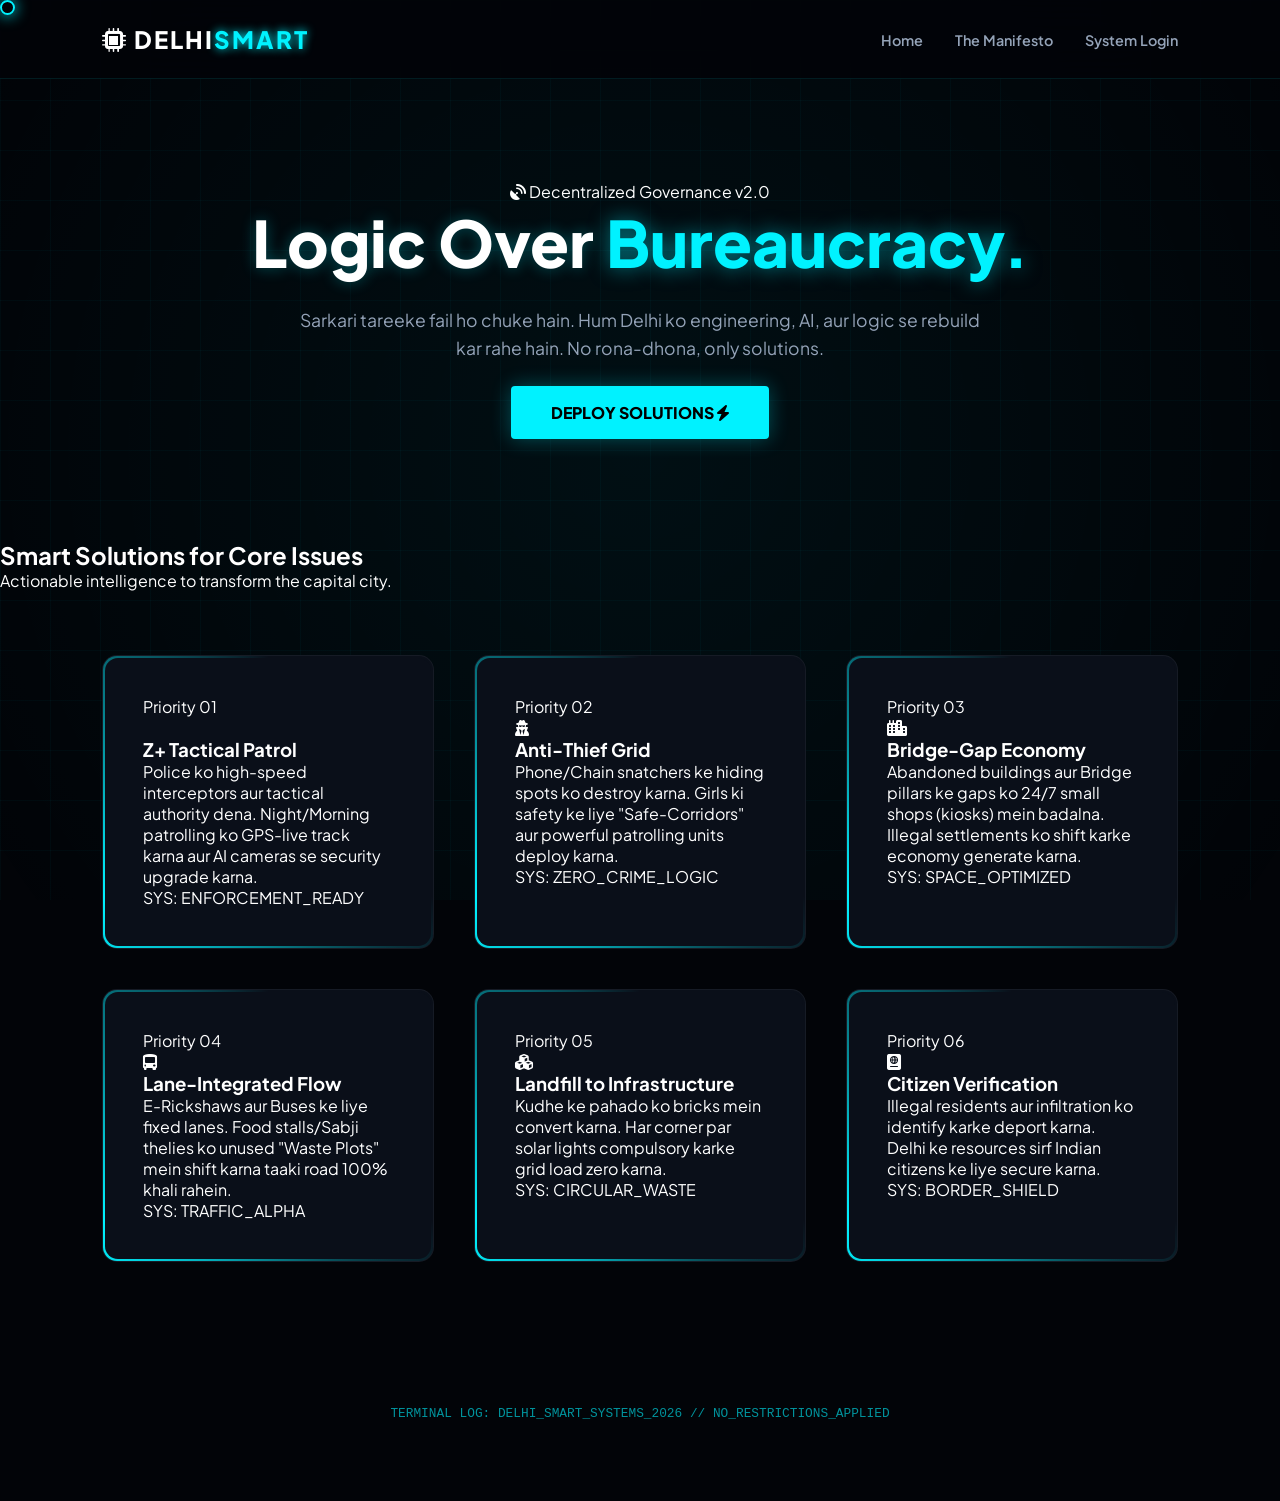
<file: delhi.help/index.html>
<!DOCTYPE html>
<html lang="en">
<head>
    <meta charset="UTF-8">
    <meta name="viewport" content="width=device-width, initial-scale=1.0">
    <title>Delhi Smart | Tactical City Solutions</title>
    <link href="https://fonts.googleapis.com/css2?family=Plus+Jakarta+Sans:wght@300;400;600;800&display=swap" rel="stylesheet">
    <link rel="stylesheet" href="https://cdnjs.cloudflare.com/ajax/libs/font-awesome/6.0.0/css/all.min.css">
    <link href="https://unpkg.com/aos@2.3.1/dist/aos.css" rel="stylesheet">
    <link rel="stylesheet" href="index.css">
    <script src="index.js"></script>
</head>
<body>

    <div class="cursor"></div>
    <div class="grid-overlay"></div>
    <div class="blob-glow"></div>

    <nav class="navbar">
        <div class="logo">
            <i class="fas fa-microchip"></i> DELHI<span>SMART</span>
        </div>
        <ul class="nav-links">
            <li><a href="#home">Home</a></li>
            <li><a href="#solutions">The Manifesto</a></li>
            <li><a href="#" class="btn-glass">System Login</a></li>
        </ul>
    </nav>

    <section class="hero" id="home">
        <div class="hero-content" data-aos="zoom-out" data-aos-duration="1200">
            <span class="badge-advanced animate-pulse">
                <i class="fas fa-satellite-dish"></i> Decentralized Governance v2.0
            </span>
            <h1 class="glitch" data-text="Logic Over Bureaucracy.">Logic Over <span>Bureaucracy.</span></h1>
            <p>Sarkari tareeke fail ho chuke hain. Hum Delhi ko engineering, AI, aur logic se rebuild kar rahe hain. No rona-dhona, only solutions.</p>
            <div class="hero-btns">
                <a href="detail.html" class="btn-glow" target="_blank">
                    <span>DEPLOY SOLUTIONS</span>
                    <i class="fas fa-bolt"></i>
                </a>
            </div>
        </div>
    </section>

    <section class="services" id="solutions">
        <div class="section-header" data-aos="fade-right">
            <h2 class="section-heading">Smart Solutions for Core Issues</h2>
            <p>Actionable intelligence to transform the capital city.</p>
        </div>

        <div class="card-grid">
            <div class="glass-card-advanced" data-aos="fade-up">
                <div class="card-tag status-critical">Priority 01</div>
                <div class="card-icon red"><i class="fas fa-shield-halved"></i></div>
                <h3>Z+ Tactical Patrol</h3>
                <p>Police ko high-speed interceptors aur tactical authority dena. Night/Morning patrolling ko GPS-live track karna aur AI cameras se security upgrade karna.</p>
                <div class="card-footer"><span>SYS: ENFORCEMENT_READY</span></div>
            </div>

            <div class="glass-card-advanced" data-aos="fade-up" data-aos-delay="100">
                <div class="card-tag status-ai">Priority 02</div>
                <div class="card-icon blue"><i class="fas fa-user-secret"></i></div>
                <h3>Anti-Thief Grid</h3>
                <p>Phone/Chain snatchers ke hiding spots ko destroy karna. Girls ki safety ke liye "Safe-Corridors" aur powerful patrolling units deploy karna.</p>
                <div class="card-footer"><span>SYS: ZERO_CRIME_LOGIC</span></div>
            </div>

            <div class="glass-card-advanced" data-aos="fade-up" data-aos-delay="200">
                <div class="card-tag status-tech">Priority 03</div>
                <div class="card-icon orange"><i class="fas fa-city"></i></div>
                <h3>Bridge-Gap Economy</h3>
                <p>Abandoned buildings aur Bridge pillars ke gaps ko 24/7 small shops (kiosks) mein badalna. Illegal settlements ko shift karke economy generate karna.</p>
                <div class="card-footer"><span>SYS: SPACE_OPTIMIZED</span></div>
            </div>

            <div class="glass-card-advanced" data-aos="fade-up" data-aos-delay="300">
                <div class="card-tag status-live">Priority 04</div>
                <div class="card-icon green"><i class="fas fa-bus-alt"></i></div>
                <h3>Lane-Integrated Flow</h3>
                <p>E-Rickshaws aur Buses ke liye fixed lanes. Food stalls/Sabji thelies ko unused "Waste Plots" mein shift karna taaki road 100% khali rahein.</p>
                <div class="card-footer"><span>SYS: TRAFFIC_ALPHA</span></div>
            </div>

            <div class="glass-card-advanced" data-aos="fade-up" data-aos-delay="400">
                <div class="card-tag status-funding">Priority 05</div>
                <div class="card-icon brown"><i class="fas fa-cubes"></i></div>
                <h3>Landfill to Infrastructure</h3>
                <p>Kudhe ke pahado ko bricks mein convert karna. Har corner par solar lights compulsory karke grid load zero karna.</p>
                <div class="card-footer"><span>SYS: CIRCULAR_WASTE</span></div>
            </div>

            <div class="glass-card-advanced" data-aos="fade-up" data-aos-delay="500">
                <div class="card-tag status-critical">Priority 06</div>
                <div class="card-icon red"><i class="fas fa-passport"></i></div>
                <h3>Citizen Verification</h3>
                <p>Illegal residents aur infiltration ko identify karke deport karna. Delhi ke resources sirf Indian citizens ke liye secure karna.</p>
                <div class="card-footer"><span>SYS: BORDER_SHIELD</span></div>
            </div>
        </div>
    </section>

    <footer>
        <p>TERMINAL LOG: DELHI_SMART_SYSTEMS_2026 // NO_RESTRICTIONS_APPLIED</p>
    </footer>

    <script src="https://unpkg.com/aos@2.3.1/dist/aos.js"></script>
    <script>
        AOS.init({ once: true });
        
        // Custom Cursor Logic
        const cursor = document.querySelector('.cursor');
        document.addEventListener('mousemove', (e) => {
            cursor.style.left = e.clientX + 'px';
            cursor.style.top = e.clientY + 'px';
        });
    </script>
</body>
</html>
</file>
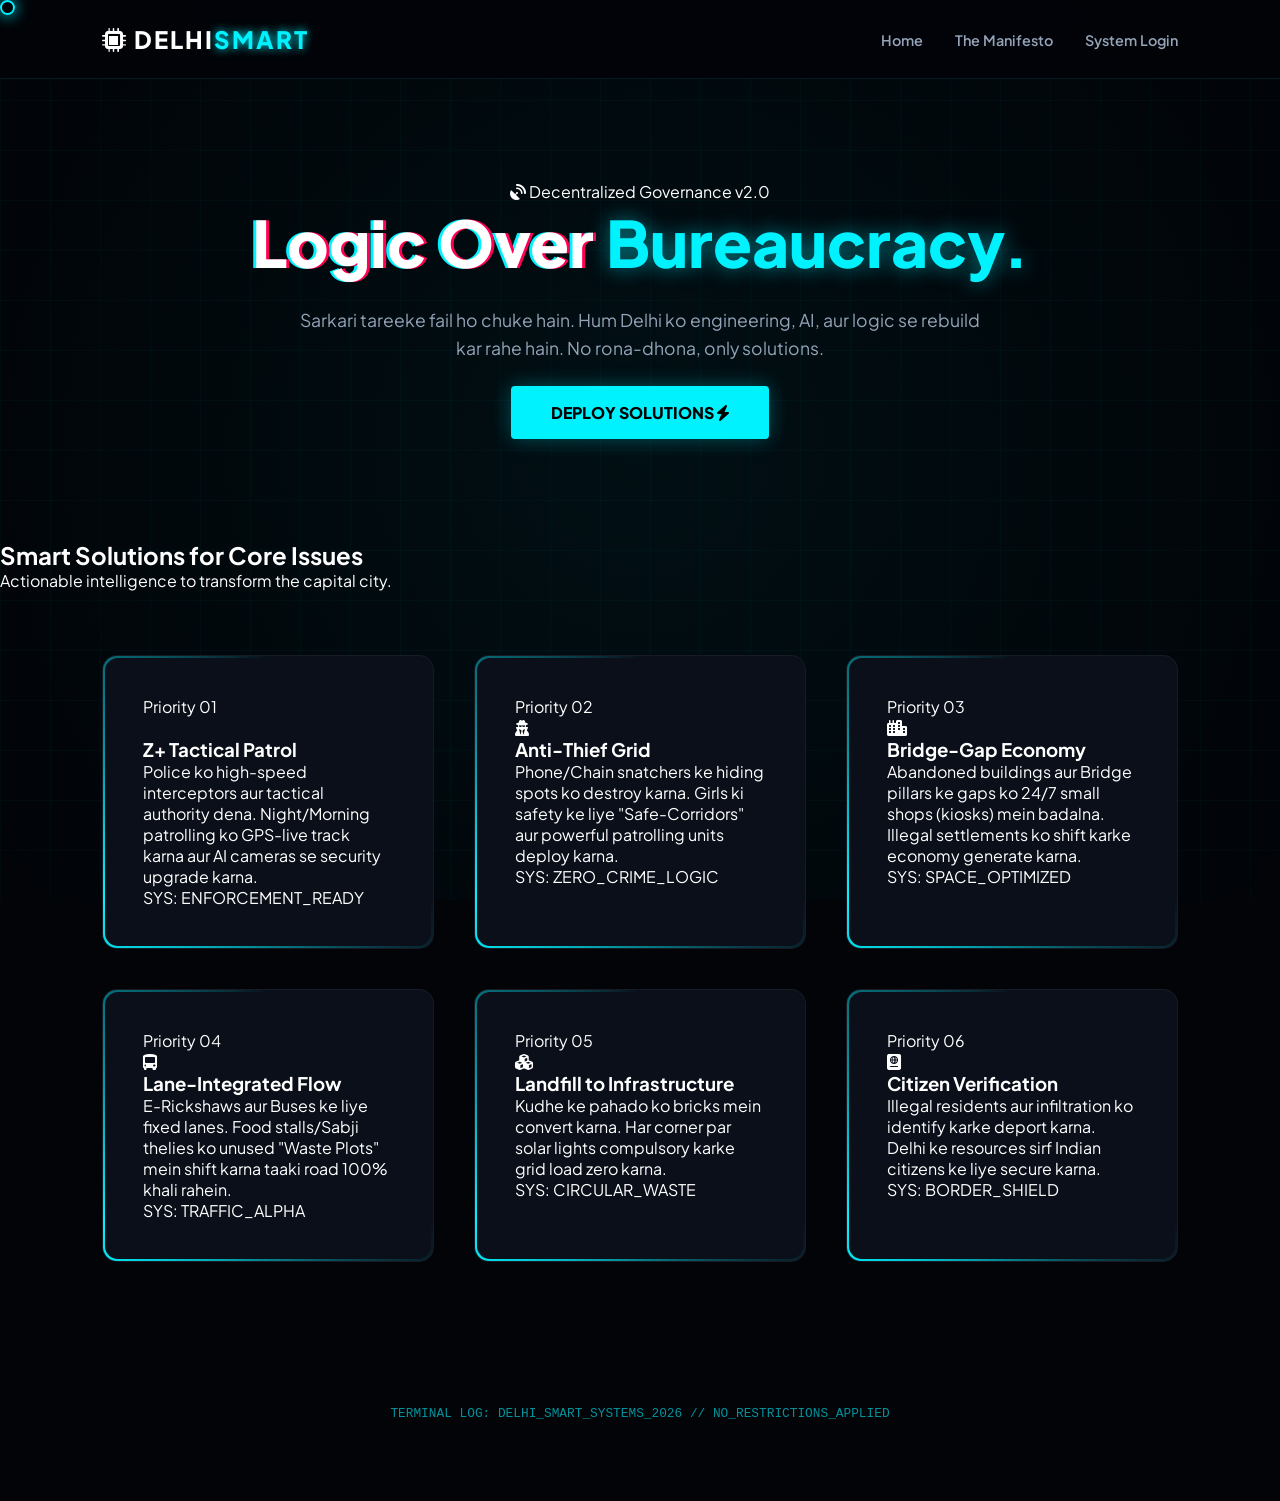
<file: delhi.help/first.html>
<!DOCTYPE html>
<html lang="en">
<head>
    <meta charset="UTF-8">
    <meta name="viewport" content="width=device-width, initial-scale=1.0">
    <title>Delhi Smart | Tactical City Solutions</title>
    <link href="https://fonts.googleapis.com/css2?family=Plus+Jakarta+Sans:wght@300;400;600;800&display=swap" rel="stylesheet">
    <link rel="stylesheet" href="https://cdnjs.cloudflare.com/ajax/libs/font-awesome/6.0.0/css/all.min.css">
    <link href="https://unpkg.com/aos@2.3.1/dist/aos.css" rel="stylesheet">
    <link rel="stylesheet" href="index.css">
    <script src="index.js"></script>
</head>
<body>

    <div class="cursor"></div>
    <div class="grid-overlay"></div>
    <div class="blob-glow"></div>

    <nav class="navbar">
        <div class="logo">
            <i class="fas fa-microchip"></i> DELHI<span>SMART</span>
        </div>
        <ul class="nav-links">
            <li><a href="#home">Home</a></li>
            <li><a href="#solutions">The Manifesto</a></li>
            <li><a href="#" class="btn-glass">System Login</a></li>
        </ul>
    </nav>

    <section class="hero" id="home">
        <div class="hero-content" data-aos="zoom-out" data-aos-duration="1200">
            <span class="badge-advanced animate-pulse">
                <i class="fas fa-satellite-dish"></i> Decentralized Governance v2.0
            </span>
            <h1 class="glitch" data-text="Logic Over Bureaucracy.">Logic Over <span>Bureaucracy.</span></h1>
            <p>Sarkari tareeke fail ho chuke hain. Hum Delhi ko engineering, AI, aur logic se rebuild kar rahe hain. No rona-dhona, only solutions.</p>
            <div class="hero-btns">
                <a href="detail.html" class="btn-glow" target="_blank">
                    <span>DEPLOY SOLUTIONS</span>
                    <i class="fas fa-bolt"></i>
                </a>
            </div>
        </div>
    </section>

    <section class="services" id="solutions">
        <div class="section-header" data-aos="fade-right">
            <h2 class="section-heading">Smart Solutions for Core Issues</h2>
            <p>Actionable intelligence to transform the capital city.</p>
        </div>

        <div class="card-grid">
            <div class="glass-card-advanced" data-aos="fade-up">
                <div class="card-tag status-critical">Priority 01</div>
                <div class="card-icon red"><i class="fas fa-shield-halved"></i></div>
                <h3>Z+ Tactical Patrol</h3>
                <p>Police ko high-speed interceptors aur tactical authority dena. Night/Morning patrolling ko GPS-live track karna aur AI cameras se security upgrade karna.</p>
                <div class="card-footer"><span>SYS: ENFORCEMENT_READY</span></div>
            </div>

            <div class="glass-card-advanced" data-aos="fade-up" data-aos-delay="100">
                <div class="card-tag status-ai">Priority 02</div>
                <div class="card-icon blue"><i class="fas fa-user-secret"></i></div>
                <h3>Anti-Thief Grid</h3>
                <p>Phone/Chain snatchers ke hiding spots ko destroy karna. Girls ki safety ke liye "Safe-Corridors" aur powerful patrolling units deploy karna.</p>
                <div class="card-footer"><span>SYS: ZERO_CRIME_LOGIC</span></div>
            </div>

            <div class="glass-card-advanced" data-aos="fade-up" data-aos-delay="200">
                <div class="card-tag status-tech">Priority 03</div>
                <div class="card-icon orange"><i class="fas fa-city"></i></div>
                <h3>Bridge-Gap Economy</h3>
                <p>Abandoned buildings aur Bridge pillars ke gaps ko 24/7 small shops (kiosks) mein badalna. Illegal settlements ko shift karke economy generate karna.</p>
                <div class="card-footer"><span>SYS: SPACE_OPTIMIZED</span></div>
            </div>

            <div class="glass-card-advanced" data-aos="fade-up" data-aos-delay="300">
                <div class="card-tag status-live">Priority 04</div>
                <div class="card-icon green"><i class="fas fa-bus-alt"></i></div>
                <h3>Lane-Integrated Flow</h3>
                <p>E-Rickshaws aur Buses ke liye fixed lanes. Food stalls/Sabji thelies ko unused "Waste Plots" mein shift karna taaki road 100% khali rahein.</p>
                <div class="card-footer"><span>SYS: TRAFFIC_ALPHA</span></div>
            </div>

            <div class="glass-card-advanced" data-aos="fade-up" data-aos-delay="400">
                <div class="card-tag status-funding">Priority 05</div>
                <div class="card-icon brown"><i class="fas fa-cubes"></i></div>
                <h3>Landfill to Infrastructure</h3>
                <p>Kudhe ke pahado ko bricks mein convert karna. Har corner par solar lights compulsory karke grid load zero karna.</p>
                <div class="card-footer"><span>SYS: CIRCULAR_WASTE</span></div>
            </div>

            <div class="glass-card-advanced" data-aos="fade-up" data-aos-delay="500">
                <div class="card-tag status-critical">Priority 06</div>
                <div class="card-icon red"><i class="fas fa-passport"></i></div>
                <h3>Citizen Verification</h3>
                <p>Illegal residents aur infiltration ko identify karke deport karna. Delhi ke resources sirf Indian citizens ke liye secure karna.</p>
                <div class="card-footer"><span>SYS: BORDER_SHIELD</span></div>
            </div>
        </div>
    </section>

    <footer>
        <p>TERMINAL LOG: DELHI_SMART_SYSTEMS_2026 // NO_RESTRICTIONS_APPLIED</p>
    </footer>

    <script src="https://unpkg.com/aos@2.3.1/dist/aos.js"></script>
    <script>
        AOS.init({ once: true });
        
        // Custom Cursor Logic
        const cursor = document.querySelector('.cursor');
        document.addEventListener('mousemove', (e) => {
            cursor.style.left = e.clientX + 'px';
            cursor.style.top = e.clientY + 'px';
        });
    </script>
</body>
</html>
</file>
<file: delhi.help/index.css>
:root {
    --bg-dark: #020408;
    --card-bg: #0a0f19;
    --neon-blue: #00f2ff;
    --neon-pink: #ff0055;
    --text-dim: #94a3b8;
}

* {
    margin: 0; padding: 0; box-sizing: border-box;
    cursor: none; /* Custom cursor handle karega ise */
}

body {
    background-color: var(--bg-dark);
    color: #fff;
    font-family: 'Plus Jakarta Sans', sans-serif;
    overflow-x: hidden;
}

/* --- UI Enhancements (Universal) --- */
.cursor {
    width: 15px; height: 15px; border: 2px solid var(--neon-blue);
    border-radius: 50%; position: fixed; pointer-events: none;
    z-index: 10000; box-shadow: 0 0 15px var(--neon-blue);
    transition: transform 0.1s ease;
}

.grid-overlay {
    position: fixed; top: 0; left: 0; width: 100%; height: 100%;
    background-image: linear-gradient(rgba(0, 242, 255, 0.03) 1px, transparent 1px),
                      linear-gradient(90deg, rgba(0, 242, 255, 0.03) 1px, transparent 1px);
    background-size: 50px 50px; z-index: -1;
}

.blob-glow {
    position: fixed; top: 0; left: 0; width: 100%; height: 100%;
    background: radial-gradient(circle at 50% 50%, rgba(0, 242, 255, 0.05), transparent);
    z-index: -2;
}

/* --- Navbar (Universal) --- */
.navbar {
    display: flex; justify-content: space-between; align-items: center;
    padding: 1.5rem 8%; background: rgba(2, 4, 8, 0.9);
    backdrop-filter: blur(20px); position: fixed; width: 100%; top: 0; z-index: 1000;
    border-bottom: 1px solid rgba(0, 242, 255, 0.1);
}

.logo { font-size: 1.5rem; font-weight: 800; color: #fff; letter-spacing: 2px; }
.logo span { color: var(--neon-blue); text-shadow: 0 0 10px var(--neon-blue); }

.nav-links { display: flex; list-style: none; gap: 2rem; }
.nav-links a { text-decoration: none; color: var(--text-dim); transition: 0.3s; font-size: 0.9rem; font-weight: 600; }
.nav-links a:hover { color: var(--neon-blue); text-shadow: 0 0 10px var(--neon-blue); }

/* --- Hero Section --- */
.hero { height: 60vh; display: flex; align-items: center; justify-content: center; text-align: center; padding-top: 80px; }
.glitch { font-size: 4rem; font-weight: 800; position: relative; }
.glitch span { color: var(--neon-blue); text-shadow: 0 0 20px rgba(0, 242, 255, 0.5); }
.hero-content p { color: var(--text-dim); max-width: 700px; margin: 1.5rem auto; font-size: 1.1rem; line-height: 1.6; }

/* --- Advanced Snake Border Card --- */
.card-grid {
    display: grid; grid-template-columns: repeat(auto-fit, minmax(320px, 1fr));
    gap: 2.5rem; padding: 4rem 8%;
}

.glass-card-advanced {
    background: var(--card-bg);
    padding: 2.5rem; border-radius: 15px; position: relative;
    overflow: hidden; z-index: 1; border: 1px solid rgba(255, 255, 255, 0.05);
}

.glass-card-advanced::before {
    content: ''; position: absolute; top: -50%; left: -50%;
    width: 200%; height: 200%;
    background: conic-gradient(transparent, transparent, var(--neon-blue), transparent);
    animation: rotate-border 6s linear infinite; z-index: -2;
}

.glass-card-advanced::after {
    content: ''; position: absolute; inset: 2px;
    background: var(--card-bg); border-radius: 13px; z-index: -1;
}

@keyframes rotate-border {
    100% { transform: rotate(360deg); }
}

/* --- Detail & Growth Page Specific Layout (UPDATED) --- */
.detail-container { padding-top: 80px; }

.detail-section {
    display: flex; align-items: center; justify-content: space-between;
    gap: 4rem; padding: 5rem 8%; border-bottom: 1px solid rgba(0, 242, 255, 0.05);
    min-height: 500px; /* Consistency ke liye */
}

.detail-section:nth-child(even) { flex-direction: row-reverse; }

.text-side { flex: 1.2; }

/* Perfect Photo Size Handling */
.image-side { 
    flex: 0.8; 
    position: relative; 
    border-radius: 20px; 
    overflow: hidden;
    border: 2px solid rgba(0, 242, 255, 0.2); 
    box-shadow: 0 0 40px rgba(0, 242, 255, 0.15);
    background: var(--card-bg); 
    padding: 10px;
    width: 100%;
    max-width: 500px; 
    height: 400px; /* Fixed Height for all tactics */
}

.image-side img {
    width: 100%;
    height: 100%;
    object-fit: cover; /* Photo stretch nahi hogi, perfectly fill karegi */
    border-radius: 12px;
    display: block;
    transition: transform 0.6s cubic-bezier(0.4, 0, 0.2, 1);
}

.image-side img:hover {
    transform: scale(1.1); /* Smooth zoom */
}

/* Glow effect over images */
.image-side::after {
    content: '';
    position: absolute;
    top: 0; left: 0; width: 100%; height: 100%;
    background: linear-gradient(45deg, rgba(0, 242, 255, 0.1), transparent);
    pointer-events: none;
}

.step-number { 
    font-size: 0.9rem; color: var(--neon-pink); 
    font-family: monospace; display: block; 
    margin-bottom: 0.5rem; font-weight: bold; 
    letter-spacing: 2px; 
}

.problem-text { 
    color: var(--text-dim); font-size: 1.1rem; 
    line-height: 1.8; margin-bottom: 1.5rem; 
}

.solution-box {
    background: rgba(0, 242, 255, 0.03); 
    border-left: 4px solid var(--neon-blue);
    padding: 1.5rem; border-radius: 4px;
}

.solution-box h4 { 
    color: var(--neon-blue); font-size: 0.9rem; 
    text-transform: uppercase; margin-bottom: 10px; 
}

.solution-box ul { list-style: none; }
.solution-box li { 
    color: #fff; margin-bottom: 8px; font-size: 0.95rem; 
    display: flex; align-items: flex-start; gap: 10px; 
}

.solution-box li::before { 
    content: '▹'; color: var(--neon-blue); font-weight: bold; 
}

/* --- Buttons --- */
.btn-glow {
    padding: 1rem 2.5rem; background: var(--neon-blue); color: #000;
    text-decoration: none; font-weight: 800; border-radius: 4px;
    box-shadow: 0 0 20px rgba(0, 242, 255, 0.3); transition: 0.3s;
    display: inline-block;
    border: none;
}

.btn-glow:hover { box-shadow: 0 0 40px var(--neon-blue); transform: scale(1.05); }

/* --- Footer --- */
footer { padding: 5rem 3rem; text-align: center; font-family: monospace; color: var(--neon-blue); opacity: 0.6; font-size: 0.8rem; }

/* Responsive Adjustments */
@media (max-width: 968px) {
    .detail-section { 
        flex-direction: column !important; 
        text-align: center; 
        padding: 4rem 5%; 
        gap: 2rem;
    }
    .image-side { 
        height: 300px; /* Mobile par thodi choti height */
        max-width: 100%; 
    }
    .glitch { font-size: 2.5rem; }
    .nav-links { display: none; }
}
</file>
